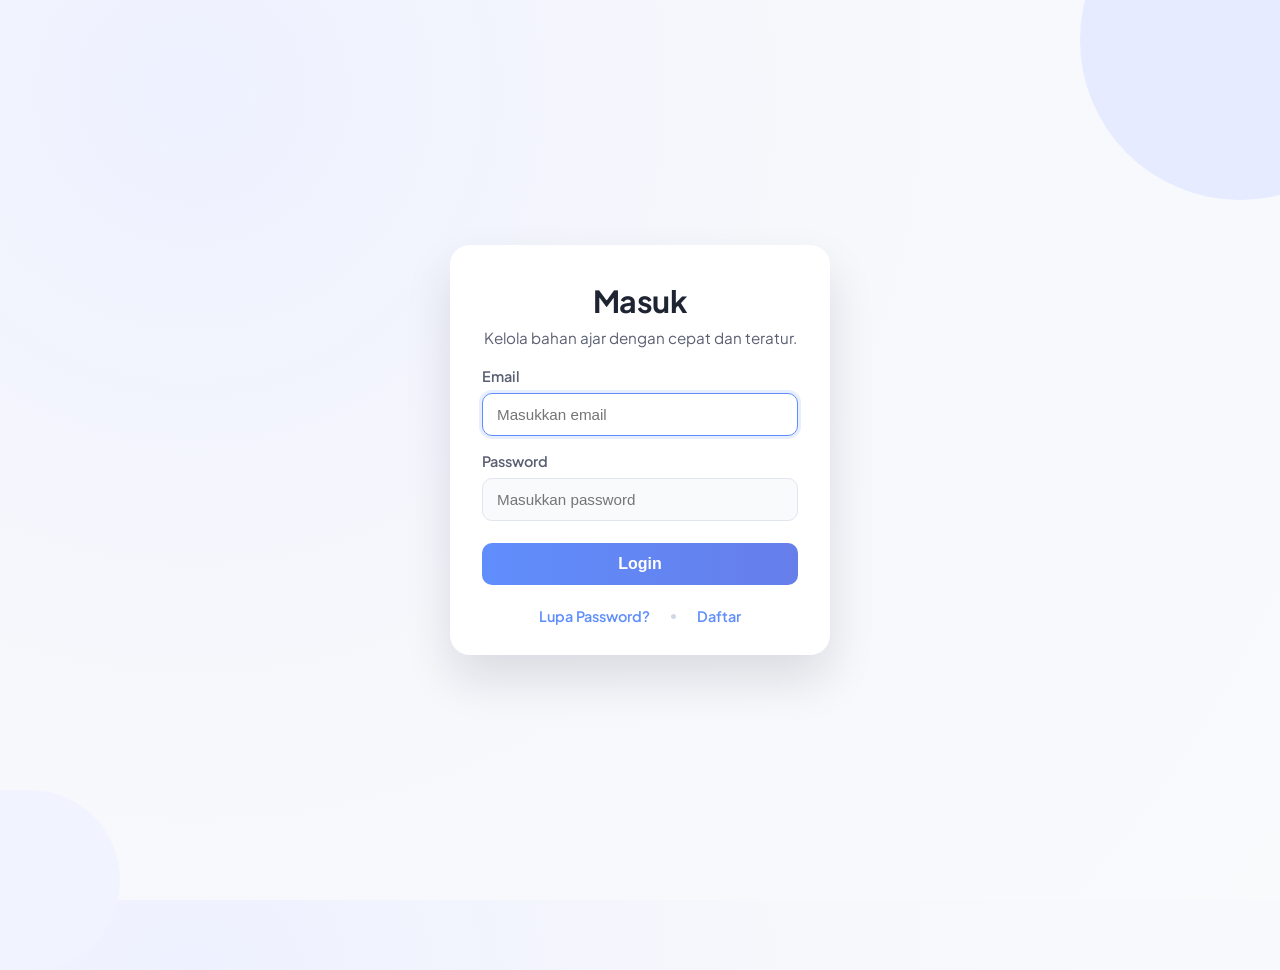
<file: index.html>
<!DOCTYPE html>
<html lang="id">

<head>
  <meta charset="UTF-8">
  <meta name="viewport" content="width=device-width, initial-scale=1.0">
  <title>Login - Sitta</title>
  <link rel="preconnect" href="https://fonts.googleapis.com">
  <link rel="preconnect" href="https://fonts.gstatic.com" crossorigin>
  <link href="https://fonts.googleapis.com/css2?family=Plus+Jakarta+Sans:wght@400;500;600;700&display=swap"
    rel="stylesheet">
  <link rel="stylesheet" href="css/index.css">
</head>

<body>

  <main class="page">
    <div class="login-container modern-shadow">
      <div class="login-header">
        <h2>Masuk</h2>
        <p class="login-subtitle">Kelola bahan ajar dengan cepat dan teratur.</p>
      </div>
      <form id="loginForm" autocomplete="off">
        <div class="form-group">
          <label for="email">Email</label>
          <input type="email" id="email" placeholder="Masukkan email" required autofocus>
        </div>
        <div class="form-group">
          <label for="password">Password</label>
          <input type="password" id="password" placeholder="Masukkan password" required>
        </div>
        <button type="submit" class="btn-login">Login</button>
      </form>
      <div class="links">
        <a href="#" id="lupaPassword">Lupa Password?</a>
        <span class="dot-separator"></span>
        <a href="#" id="daftar">Daftar</a>
      </div>
    </div>
  </main>


  <div id="alertModal" class="modal">
    <div class="modal-content">
      <h3 style="color:#e74c3c;font-weight:600;">Login Gagal</h3>
      <p id="alertMessage">Email/password yang anda masukkan salah</p>
      <button class="btn-close" onclick="closeModal()">OK</button>
    </div>
  </div>


  <div id="lupaModal" class="modal">
    <div class="modal-content">
      <h3 style="color:#667eea;font-weight:600;">Lupa Password</h3>
      <p>Masukkan email Anda untuk menerima link reset password.</p>
      <input type="email" id="resetEmail" placeholder="Email Anda" class="input-modal">
      <button class="btn-close" onclick="kirimReset()">Kirim Link Reset</button>
      <button class="btn-close" style="background:#95a5a6;margin-left:10px;" onclick="closeLupaModal()">Batal</button>
    </div>
  </div>


  <div id="daftarModal" class="modal">
    <div class="modal-content">
      <h3 style="color:#667eea;font-weight:600;">Daftar Akun Baru</h3>
      <p>Silakan daftar melalui halaman pendaftaran.</p>
      <button class="btn-close" onclick="closeDaftarModal()">Tutup</button>
    </div>
  </div>

  <script src="js/data.js"></script>
  <script src="js/index.js"></script>
</body>

</html>
</file>
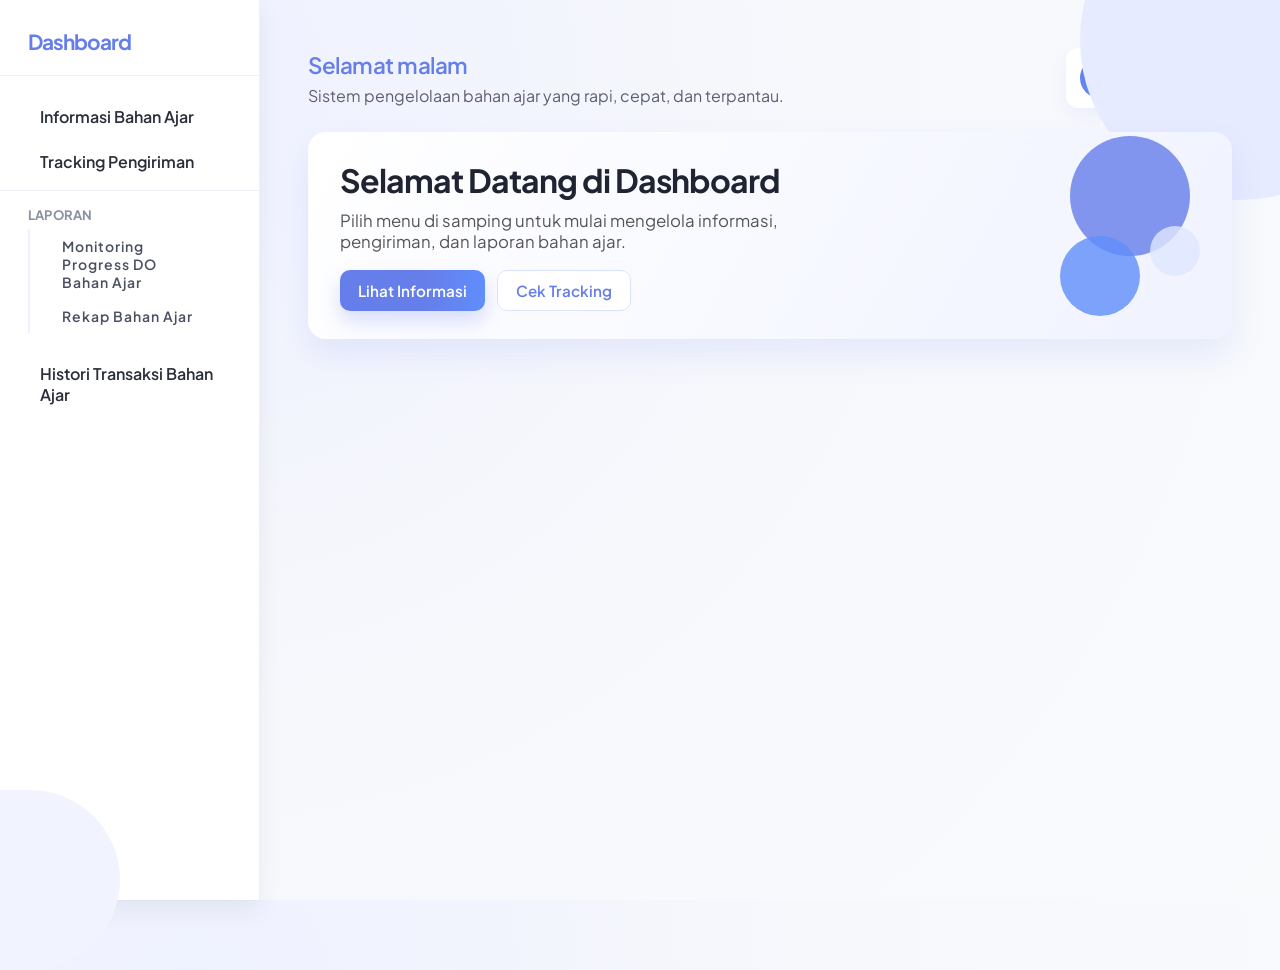
<file: vue-js/index.html>
<!DOCTYPE html>
<html lang="en">

<head>
  <meta charset="UTF-8">
  <meta name="viewport" content="width=device-width, initial-scale=1.0">
  <title>Dashboard - Bahan Ajar</title>
  <link rel="preconnect" href="https://fonts.googleapis.com">
  <link rel="preconnect" href="https://fonts.gstatic.com" crossorigin>
  <link href="https://fonts.googleapis.com/css2?family=Plus+Jakarta+Sans:wght@400;500;600;700&display=swap"
    rel="stylesheet">
  <link rel="stylesheet" href="css/dashboard.css">
  <link rel="stylesheet" href="css/index.css">
</head>


<body>
  <nav class="sidebar">
    <div class="sidebar-header">
      <a class="brand" href="index.html">Dashboard</a>
    </div>
    <ul class="nav-list">
      <li><a href="stok.html" class="nav-link">Informasi Bahan Ajar</a></li>
      <li><a href="tracking.html" class="nav-link">Tracking Pengiriman</a></li>
      <li class="nav-section">
        <span>LAPORAN</span>
        <ul class="sub-list">
          <li><a href="#" class="nav-link">Monitoring Progress DO Bahan Ajar</a></li>
          <li><a href="#" class="nav-link">Rekap Bahan Ajar</a></li>
        </ul>
      </li>
      <li><a href="#" class="nav-link">Histori Transaksi Bahan Ajar</a></li>
    </ul>
  </nav>
  <main class="main-content">
    <header class="topbar">
      <div>
        <div class="greeting" id="greeting"></div>
        <p class="subtitle">Sistem pengelolaan bahan ajar yang rapi, cepat, dan terpantau.</p>
      </div>
      <div class="profile-chip">
        <div class="avatar"></div>
        <div>
          <div class="name">Admin Sitta</div>
          <div class="role">Operator</div>
        </div>
      </div>
    </header>

    <section class="hero-card">
      <div>
        <h1>Selamat Datang di Dashboard</h1>
        <p>Pilih menu di samping untuk mulai mengelola informasi, pengiriman, dan laporan bahan ajar.</p>
        <div class="cta-row">
          <a href="stok.html" class="btn primary">Lihat Informasi</a>
          <a href="tracking.html" class="btn ghost">Cek Tracking</a>
        </div>
      </div>
      <div class="hero-graphic">
        <div class="circle one"></div>
        <div class="circle two"></div>
        <div class="circle three"></div>
      </div>
    </section>
  </main>

  <script src="js/index.js"></script>
</body>

</html>
</file>
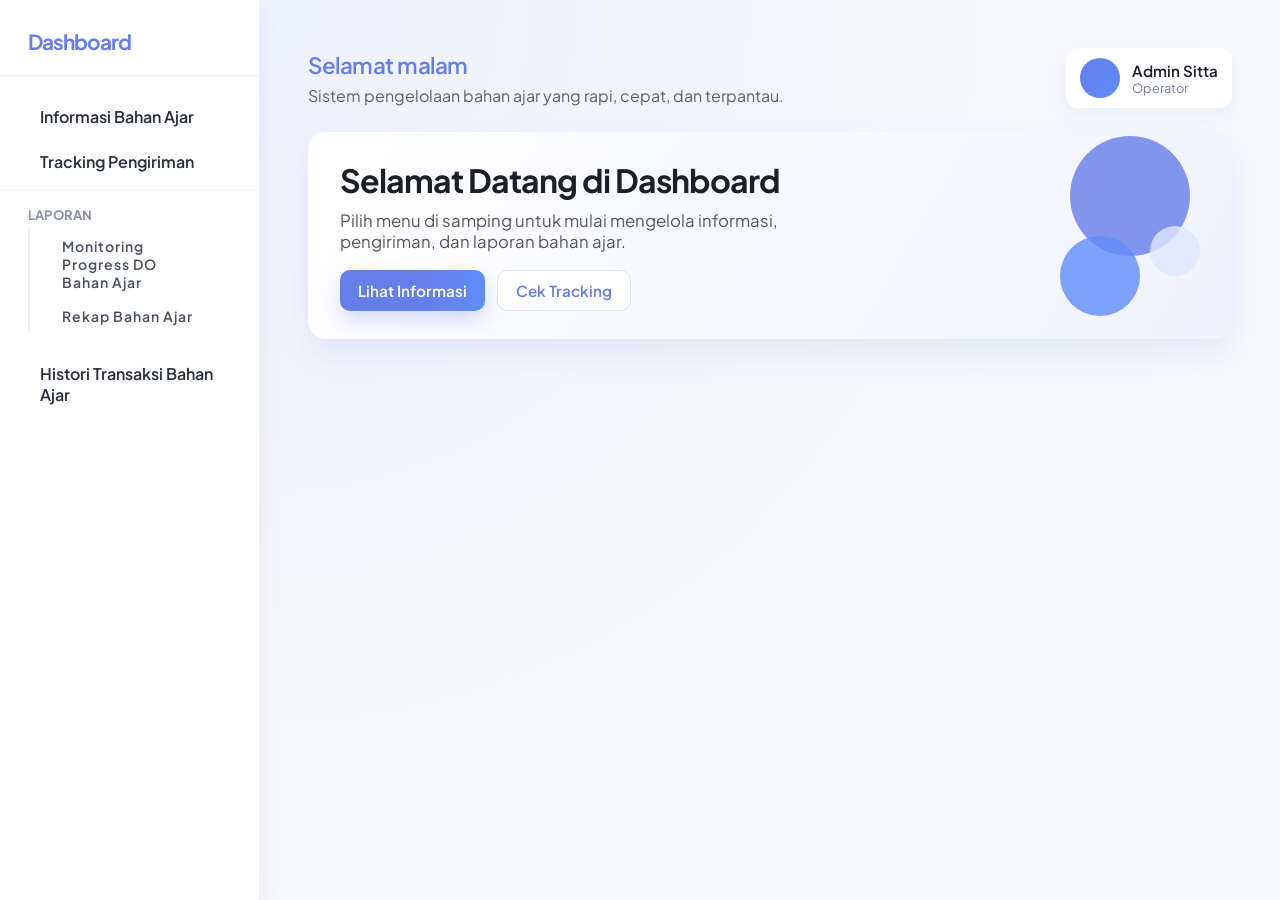
<file: dashboard.html>
<!DOCTYPE html>
<html lang="en">

<head>
  <meta charset="UTF-8">
  <meta name="viewport" content="width=device-width, initial-scale=1.0">
  <title>Dashboard - Bahan Ajar</title>
  <link rel="preconnect" href="https://fonts.googleapis.com">
  <link rel="preconnect" href="https://fonts.gstatic.com" crossorigin>
  <link href="https://fonts.googleapis.com/css2?family=Plus+Jakarta+Sans:wght@400;500;600;700&display=swap"
    rel="stylesheet">
  <link rel="stylesheet" href="css/dashboard.css">
</head>


<body>
  <nav class="sidebar">
    <div class="sidebar-header">
      <a class="brand" href="dashboard.html">Dashboard</a>
    </div>
    <ul class="nav-list">
      <li><a href="stok.html" class="nav-link">Informasi Bahan Ajar</a></li>
      <li><a href="tracking.html" class="nav-link">Tracking Pengiriman</a></li>
      <li class="nav-section">
        <span>LAPORAN</span>
        <ul class="sub-list">
          <li><a href="#" class="nav-link">Monitoring Progress DO Bahan Ajar</a></li>
          <li><a href="#" class="nav-link">Rekap Bahan Ajar</a></li>
        </ul>
      </li>
      <li><a href="#" class="nav-link">Histori Transaksi Bahan Ajar</a></li>
    </ul>
  </nav>
  <main class="main-content">
    <header class="topbar">
      <div>
        <div class="greeting" id="greeting"></div>
        <p class="subtitle">Sistem pengelolaan bahan ajar yang rapi, cepat, dan terpantau.</p>
      </div>
      <div class="profile-chip">
        <div class="avatar"></div>
        <div>
          <div class="name">Admin Sitta</div>
          <div class="role">Operator</div>
        </div>
      </div>
    </header>

    <section class="hero-card">
      <div>
        <h1>Selamat Datang di Dashboard</h1>
        <p>Pilih menu di samping untuk mulai mengelola informasi, pengiriman, dan laporan bahan ajar.</p>
        <div class="cta-row">
          <a href="#" class="btn primary">Lihat Informasi</a>
          <a href="tracking.html" class="btn ghost">Cek Tracking</a>
        </div>
      </div>
      <div class="hero-graphic">
        <div class="circle one"></div>
        <div class="circle two"></div>
        <div class="circle three"></div>
      </div>
    </section>
  </main>

  <script src="js/dashboard.js"></script>
</body>

</html>
</file>
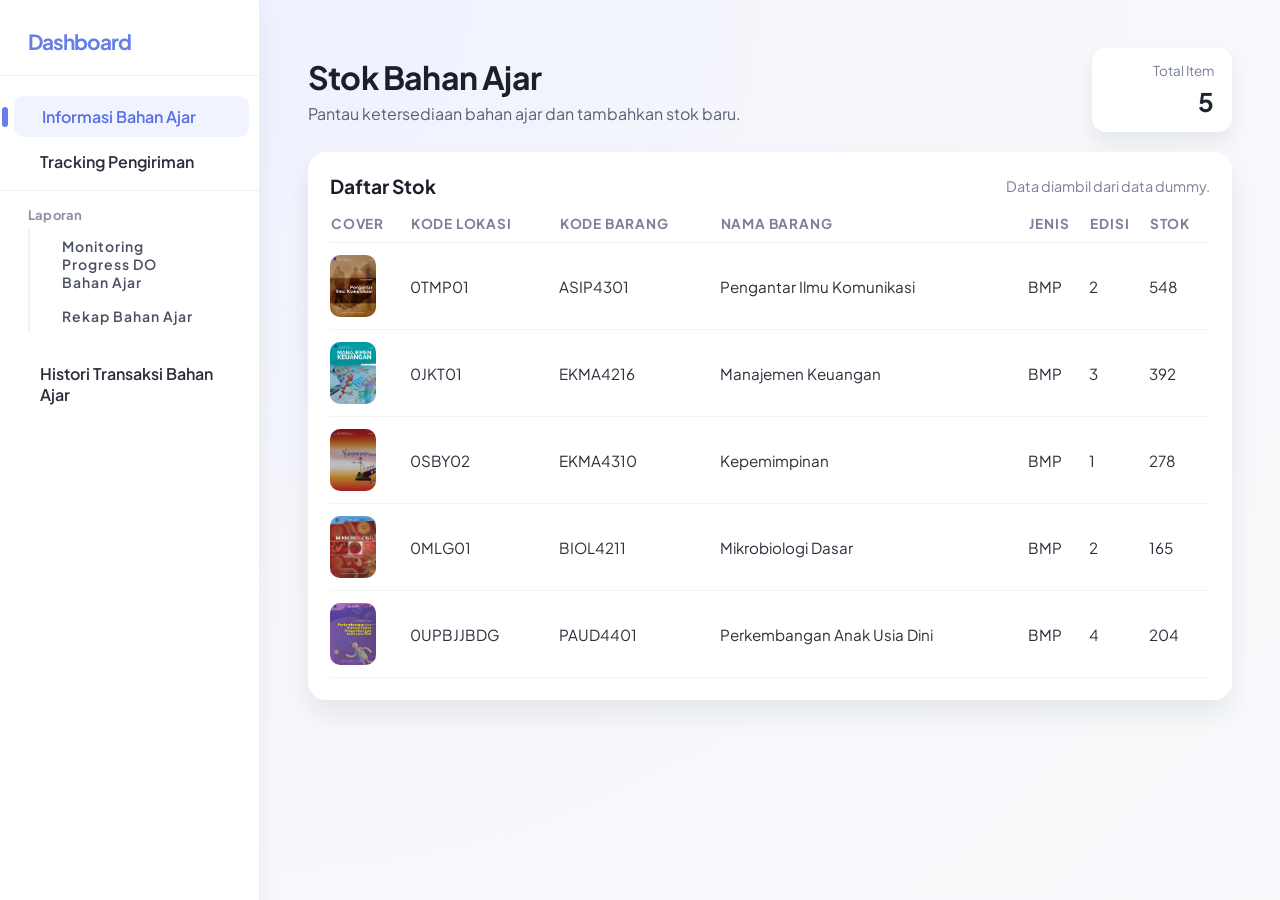
<file: stok.html>
<!DOCTYPE html>
<html lang="id">

<head>
  <meta charset="UTF-8">
  <meta name="viewport" content="width=device-width, initial-scale=1.0">
  <title>Stok Bahan Ajar - SITTA</title>
  <link rel="preconnect" href="https://fonts.googleapis.com">
  <link rel="preconnect" href="https://fonts.gstatic.com" crossorigin>
  <link href="https://fonts.googleapis.com/css2?family=Plus+Jakarta+Sans:wght@400;500;600;700&display=swap"
    rel="stylesheet">
  <link rel="stylesheet" href="css/dashboard.css">
  <link rel="stylesheet" href="css/stok.css">
</head>

<body>
  <nav class="sidebar">
    <div class="sidebar-header">
      <a class="brand" href="dashboard.html">Dashboard</a>
    </div>
    <ul class="nav-list">
      <li><a href="stok.html" class="nav-link active">Informasi Bahan Ajar</a></li>
      <li><a href="tracking.html" class="nav-link">Tracking Pengiriman</a></li>
      <li class="nav-section">
        <span class="nav-section-title">Laporan</span>
        <ul class="sub-list">
          <li><a href="#" class="nav-link">Monitoring Progress DO Bahan Ajar</a></li>
          <li><a href="#" class="nav-link">Rekap Bahan Ajar</a></li>
        </ul>
      </li>
      <li><a href="#" class="nav-link">Histori Transaksi Bahan Ajar</a></li>
    </ul>
  </nav>

  <main class="main-content stok-page">
    <header class="page-header">
      <div>
        <h1>Stok Bahan Ajar</h1>
        <p class="page-subtitle">Pantau ketersediaan bahan ajar dan tambahkan stok baru.</p>
      </div>
      <div class="total-card">
        <span>Total Item</span>
        <strong id="totalItem">0</strong>
      </div>
    </header>

    <section class="table-card">
      <div class="table-header">
        <h3>Daftar Stok</h3>
        <span class="table-note">Data diambil dari data dummy.</span>
      </div>
      <div class="table-wrap">
        <table>
          <thead>
            <tr>
              <th>Cover</th>
              <th>Kode Lokasi</th>
              <th>Kode Barang</th>
              <th>Nama Barang</th>
              <th>Jenis</th>
              <th>Edisi</th>
              <th>Stok</th>
            </tr>
          </thead>
          <tbody id="stokTable"></tbody>
        </table>
      </div>
    </section>
  </main>

  <script src="js/data.js"></script>
  <script src="js/stok.js"></script>
</body>

</html>
</file>
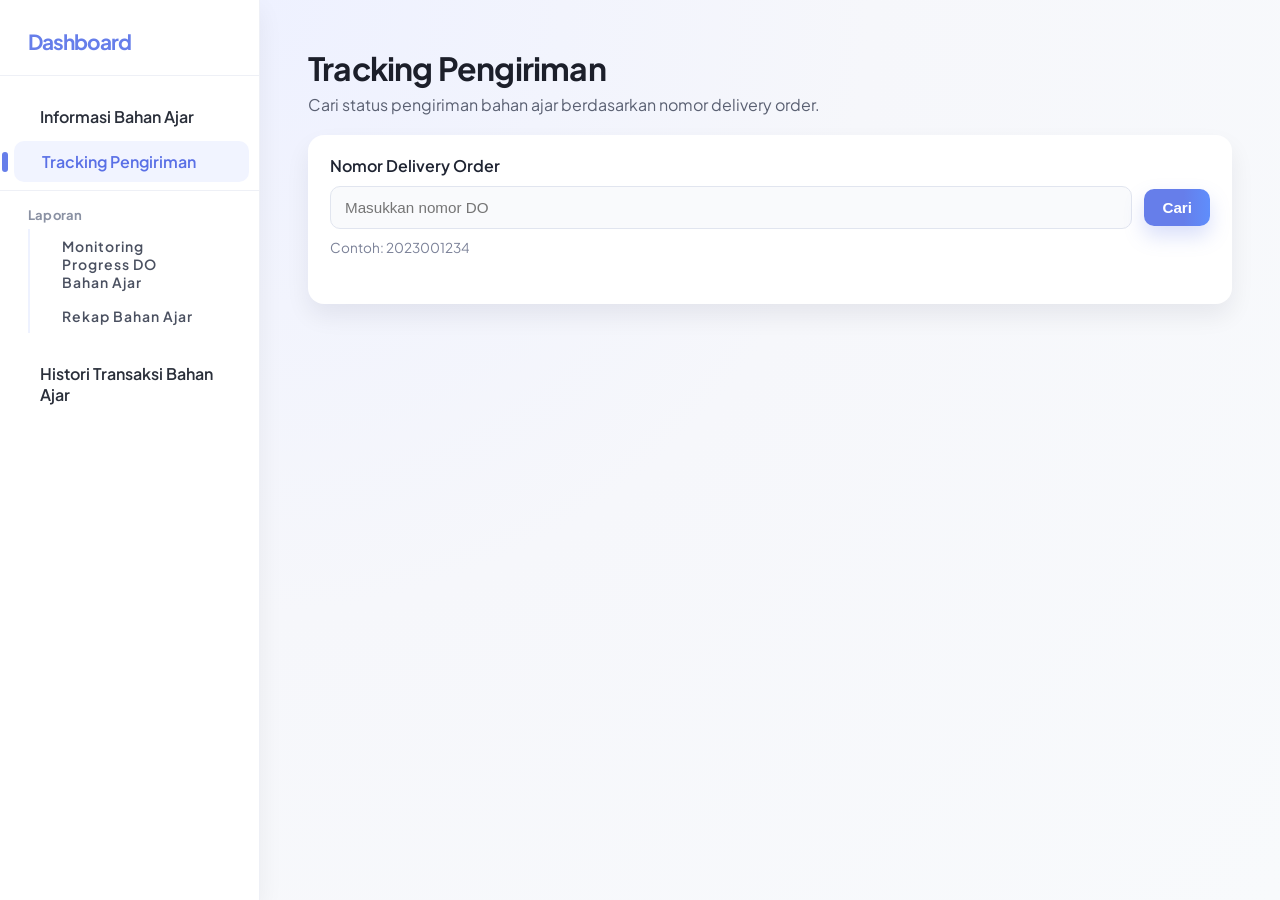
<file: tracking.html>
<!DOCTYPE html>
<html lang="id">

<head>
  <meta charset="UTF-8">
  <meta name="viewport" content="width=device-width, initial-scale=1.0">
  <title>Tracking Pengiriman - SITTA</title>
  <link rel="preconnect" href="https://fonts.googleapis.com">
  <link rel="preconnect" href="https://fonts.gstatic.com" crossorigin>
  <link href="https://fonts.googleapis.com/css2?family=Plus+Jakarta+Sans:wght@400;500;600;700&display=swap"
    rel="stylesheet">
  <link rel="stylesheet" href="css/dashboard.css">
  <link rel="stylesheet" href="css/tracking.css">
</head>

<body>
  <nav class="sidebar">
    <div class="sidebar-header">
      <a class="brand" href="dashboard.html">Dashboard</a>
    </div>
    <ul class="nav-list">
      <li><a href="stok.html" class="nav-link">Informasi Bahan Ajar</a></li>
      <li><a href="tracking.html" class="nav-link active">Tracking Pengiriman</a></li>
      <li class="nav-section">
        <span class="nav-section-title">Laporan</span>
        <ul class="sub-list">
          <li><a href="#" class="nav-link">Monitoring Progress DO Bahan Ajar</a></li>
          <li><a href="#" class="nav-link">Rekap Bahan Ajar</a></li>
        </ul>
      </li>
      <li><a href="#" class="nav-link">Histori Transaksi Bahan Ajar</a></li>
    </ul>
  </nav>

  <main class="main-content tracking-page">
    <header class="page-header">
      <div>
        <h1>Tracking Pengiriman</h1>
        <p class="page-subtitle">Cari status pengiriman bahan ajar berdasarkan nomor delivery order.</p>
      </div>
    </header>

    <form id="trackingForm" class="search-card">
      <label for="nomorDO">Nomor Delivery Order</label>
      <div class="search-row">
        <input type="text" id="nomorDO" placeholder="Masukkan nomor DO" required>
        <button type="submit" class="btn primary">Cari</button>
      </div>
      <p class="helper">Contoh: 2023001234</p>
      <p class="error" id="errorMessage"></p>
    </form>

    <section id="resultSection" class="result-section hidden">
      <div class="result-header">
        <div>
          <div class="result-title">Nama Mahasiswa</div>
          <div class="result-name" id="namaMahasiswa">-</div>
        </div>
        <span class="status-pill" id="statusText">-</span>
      </div>

      <div class="progress-wrap">
        <div class="progress-label">
          <span>Status Pengiriman</span>
          <span id="progressPercent">0%</span>
        </div>
        <div class="progress">
          <div class="progress-bar" id="progressBar"></div>
        </div>
      </div>

      <div class="detail-grid">
        <div class="detail-item">
          <span>Ekspedisi</span>
          <strong id="ekspedisi">-</strong>
        </div>
        <div class="detail-item">
          <span>Tanggal Kirim</span>
          <strong id="tanggalKirim">-</strong>
        </div>
        <div class="detail-item">
          <span>Jenis Paket</span>
          <strong id="jenisPaket">-</strong>
        </div>
        <div class="detail-item">
          <span>Total Pembayaran</span>
          <strong id="totalPembayaran">-</strong>
        </div>
      </div>

      <div class="timeline">
        <h3>Riwayat Pengiriman</h3>
        <ul id="timelineList"></ul>
      </div>
    </section>
  </main>

  <script src="js/data.js"></script>
  <script src="js/tracking.js"></script>
</body>

</html>
</file>
<file: css/index.css>
* {
  box-sizing: border-box;
  margin: 0;
  padding: 0;
}

body {
  font-family: "Plus Jakarta Sans", "Segoe UI", Arial, sans-serif;
  background: radial-gradient(
    circle at 15% 10%,
    #eef1ff 0%,
    #f7f8fc 45%,
    #f8fafc 100%
  );
  min-height: 100svh;
  color: #1f2432;
  position: relative;
  overflow: hidden;
}

.page {
  min-height: 100svh;
  height: 100svh;
  display: flex;
  align-items: center;
  justify-content: center;
  padding: 24px;
}

body::before {
  content: "";
  position: absolute;
  width: 320px;
  height: 320px;
  background: #e7ebff;
  border-radius: 50%;
  top: -120px;
  right: -120px;
  z-index: 0;
}

body::after {
  content: "";
  position: absolute;
  width: 180px;
  height: 180px;
  background: #f1f4ff;
  border-radius: 40% 60% 60% 40%;
  bottom: -70px;
  left: -60px;
  z-index: 0;
}

.login-container {
  background: #ffffff;
  padding: 36px 32px 28px 32px;
  border-radius: 20px;
  width: 100%;
  max-width: 380px;
  margin: 0 auto;
  box-shadow: 0 24px 48px rgba(15, 20, 40, 0.12);
  position: relative;
  z-index: 1;
}

.modern-shadow {
  box-shadow: 0 24px 48px rgba(15, 20, 40, 0.12);
}

.login-header {
  text-align: center;
  margin-bottom: 20px;
}

h2 {
  font-size: 1.9rem;
  font-weight: 700;
  color: #1f2432;
  letter-spacing: -0.6px;
  margin-bottom: 8px;
}

.login-subtitle {
  color: #5a6072;
  font-size: 0.95rem;
}

.form-group {
  margin-bottom: 16px;
  display: flex;
  flex-direction: column;
  gap: 8px;
}

.form-group label {
  font-size: 0.9rem;
  color: #5a6072;
  font-weight: 600;
}

.form-group input {
  width: 100%;
  padding: 12px 14px;
  border: 1px solid #e1e5ef;
  border-radius: 10px;
  font-size: 0.95rem;
  background: #f9fafc;
  color: #1f2432;
  transition:
    border 0.2s,
    box-shadow 0.2s,
    background 0.2s;
}

.form-group input:focus {
  outline: none;
  border-color: #5f8efc;
  background: #ffffff;
  box-shadow: 0 0 0 3px rgba(95, 142, 252, 0.15);
}

.btn-login {
  width: 100%;
  padding: 12px 0;
  background: linear-gradient(90deg, #5f8efc 0%, #667eea 100%);
  color: #fff;
  border: none;
  border-radius: 10px;
  font-size: 1rem;
  font-weight: 600;
  cursor: pointer;
  margin-top: 6px;
  transition:
    transform 0.2s,
    box-shadow 0.2s;
}

.btn-login:hover {
  transform: translateY(-1px);
  box-shadow: 0 10px 20px rgba(95, 142, 252, 0.22);
}

.links {
  text-align: center;
  margin-top: 20px;
  font-size: 0.9rem;
  color: #667eea;
  display: flex;
  align-items: center;
  justify-content: center;
  gap: 0.5rem;
}

.links a {
  color: #5f8efc;
  text-decoration: none;
  font-weight: 600;
  padding: 2px 6px;
  border-radius: 6px;
  transition:
    background 0.2s,
    color 0.2s;
}

.links a:hover {
  background: #eef2ff;
  color: #4b65e4;
}

.dot-separator {
  display: inline-block;
  width: 5px;
  height: 5px;
  background: #cfd8e3;
  border-radius: 50%;
  margin: 0 7px;
}

.modal {
  display: none;
  position: fixed;
  z-index: 1000;
  left: 0;
  top: 0;
  width: 100vw;
  height: 100vh;
  background: rgba(28, 32, 50, 0.25);
  align-items: center;
  justify-content: center;
  padding: 16px;
}

.modal-content {
  background: #ffffff;
  padding: 26px 22px 22px 22px;
  border-radius: 16px;
  width: 100%;
  max-width: 340px;
  text-align: center;
  box-shadow: 0 20px 40px rgba(15, 20, 40, 0.15);
}

.modal-content h3 {
  margin-bottom: 12px;
  font-size: 1.15rem;
  font-weight: 700;
}

.modal-content p {
  margin-bottom: 18px;
  color: #5a6072;
  font-size: 0.95rem;
}

.btn-close {
  padding: 10px 20px;
  background: #5f8efc;
  color: #fff;
  border: none;
  border-radius: 10px;
  font-size: 0.95rem;
  font-weight: 600;
  margin-top: 8px;
  cursor: pointer;
  transition: background 0.2s;
}

.btn-close:hover {
  background: #4f7df0;
}

.input-modal {
  width: 100%;
  padding: 12px 14px;
  border: 1px solid #e1e5ef;
  border-radius: 10px;
  font-size: 0.95rem;
  background: #f9fafc;
  color: #1f2432;
  margin-bottom: 12px;
  margin-top: 10px;
  transition:
    border 0.2s,
    box-shadow 0.2s;
}

.input-modal:focus {
  outline: none;
  border-color: #5f8efc;
  background: #ffffff;
  box-shadow: 0 0 0 3px rgba(95, 142, 252, 0.15);
}

@media (max-width: 560px) {
  .page {
    padding: 20px;
  }
  .login-container {
    padding: 30px 24px 24px 24px;
  }
  h2 {
    font-size: 1.6rem;
  }
}
</file>
<file: vue-js/css/dashboard.css>
* {
  box-sizing: border-box;
}

body {
  font-family: "Plus Jakarta Sans", "Inter", "Segoe UI", Arial, sans-serif;
  background: radial-gradient(
    circle at 20% 0%,
    #eef1ff 0%,
    #f6f7fb 45%,
    #f8fafc 100%
  );
  margin: 0;
  min-height: 100vh;
  display: flex;
  color: #1c1f2a;
}

.sidebar {
  width: 260px;
  background: #ffffff;
  box-shadow:
    0 10px 24px rgba(15, 20, 40, 0.06),
    0 1px 0 rgba(15, 20, 40, 0.02);
  padding: 28px 0 24px 0;
  display: flex;
  flex-direction: column;
  min-height: 100vh;
  position: sticky;
  top: 0;
  border-right: 1px solid #eef0f6;
}

.sidebar-header {
  display: flex;
  align-items: center;
  gap: 12px;
  padding: 0 28px 20px 28px;
  border-bottom: 1px solid #eef0f6;
  margin-bottom: 16px;
}

.brand {
  font-size: 1.3rem;
  font-weight: 700;
  color: #667eea;
  letter-spacing: -1px;
  text-decoration: none;
}

.nav-list {
  list-style: none;
  padding: 4px 0 0 0;
  margin: 0;
  flex: 1;
}

.nav-list > li {
  margin-bottom: 4px;
}

.nav-link {
  display: block;
  padding: 10px 22px 10px 28px;
  color: #2a2f3a;
  text-decoration: none;
  border-radius: 10px;
  font-weight: 600;
  position: relative;
  margin: 0 12px;
  transition:
    background 0.18s,
    color 0.18s,
    transform 0.18s;
}

.nav-link.active,
.nav-link:hover {
  background: #f1f4ff;
  color: #5a70e6;
  transform: translateX(2px);
}

.nav-link::before {
  content: "";
  position: absolute;
  left: -12px;
  top: 50%;
  transform: translateY(-50%);
  width: 6px;
  height: 0;
  border-radius: 999px;
  background: #667eea;
  opacity: 0;
  transition:
    height 0.18s,
    opacity 0.18s;
}

.nav-link.active::before {
  height: 20px;
  opacity: 1;
}

.nav-section {
  font-size: 13px;
  color: #8a91a3;
  font-weight: 700;
  padding: 16px 28px 8px 28px;
  letter-spacing: 1px;
  margin-top: 8px;
  border-top: 1px solid #eef0f6;
}

.nav-section-title,
.nav-section > span {
  display: block;
  letter-spacing: 0.2px;
}

.sub-list {
  list-style: none;
  padding-left: 14px;
  margin: 6px 0 8px 0;
  border-left: 2px solid #eef2ff;
}

.sub-list .nav-link {
  padding: 8px 14px 8px 18px;
  font-size: 14px;
  color: #4a5060;
  border-radius: 10px;
  margin: 0 12px 0 0;
}

.sub-list .nav-link:hover {
  background: #eef2ff;
  color: #5a70e6;
}

.main-content {
  flex: 1;
  padding: 48px 48px 40px 48px;
  display: flex;
  flex-direction: column;
  justify-content: flex-start;
  align-items: flex-start;
  gap: 24px;
}

.greeting {
  font-size: 1.4rem;
  font-weight: 600;
  color: #667eea;
  margin-bottom: 6px;
  letter-spacing: -0.5px;
}

.subtitle {
  margin: 0;
  color: #5a6072;
  font-size: 1rem;
}

.topbar {
  width: 100%;
  display: flex;
  align-items: center;
  justify-content: space-between;
}

.profile-chip {
  display: flex;
  align-items: center;
  gap: 12px;
  background: #ffffff;
  padding: 10px 14px;
  border-radius: 12px;
  box-shadow: 0 8px 18px rgba(102, 126, 234, 0.08);
}

.avatar {
  width: 40px;
  height: 40px;
  border-radius: 50%;
  background: linear-gradient(135deg, #667eea 0%, #5f8efc 100%);
}

.name {
  font-weight: 600;
  font-size: 0.95rem;
}

.role {
  font-size: 0.8rem;
  color: #7a8097;
}

.hero-card {
  width: 100%;
  background: linear-gradient(120deg, #ffffff 0%, #f0f3ff 100%);
  border-radius: 18px;
  padding: 28px 32px;
  display: flex;
  align-items: center;
  justify-content: space-between;
  box-shadow: 0 16px 32px rgba(102, 126, 234, 0.12);
  position: relative;
  overflow: hidden;
}

.hero-card h1 {
  font-size: 2rem;
  font-weight: 700;
  margin: 0 0 10px 0;
  letter-spacing: -1px;
}

.hero-card p {
  color: #555;
  font-size: 1.05rem;
  margin: 0 0 18px 0;
  max-width: 520px;
}

.cta-row {
  display: flex;
  gap: 12px;
}

.btn {
  display: inline-flex;
  align-items: center;
  justify-content: center;
  padding: 10px 18px;
  border-radius: 10px;
  font-weight: 600;
  text-decoration: none;
  font-size: 0.95rem;
  transition:
    transform 0.2s,
    box-shadow 0.2s;
}

.btn.primary {
  background: linear-gradient(90deg, #667eea 60%, #5f8efc 100%);
  color: #fff;
  box-shadow: 0 10px 20px rgba(102, 126, 234, 0.25);
  cursor: pointer;
  border: none;
}

.btn.ghost {
  background: #ffffff;
  color: #667eea;
  border: 1px solid #dbe2ff;
}

.btn:hover {
  transform: translateY(-2px);
}

.hero-graphic {
  width: 200px;
  height: 140px;
  position: relative;
}

.circle {
  position: absolute;
  border-radius: 50%;
  opacity: 0.8;
}

.circle.one {
  width: 120px;
  height: 120px;
  background: #667eea;
  top: -30px;
  right: 10px;
}

.circle.two {
  width: 80px;
  height: 80px;
  background: #5f8efc;
  bottom: -10px;
  right: 60px;
}

.circle.three {
  width: 50px;
  height: 50px;
  background: #e0e7ff;
  bottom: 30px;
  right: 0;
}

.progress {
  height: 8px;
  background: #edf0f6;
  border-radius: 999px;
  overflow: hidden;
}

.progress-bar {
  height: 100%;
  background: linear-gradient(90deg, #667eea, #5f8efc);
  border-radius: 999px;
}

@media (max-width: 820px) {
  body {
    flex-direction: column;
  }
  .sidebar {
    width: 100%;
    min-height: auto;
    position: relative;
    border-radius: 0 0 18px 18px;
  }
  .main-content {
    padding: 32px 20px 40px 20px;
  }
  .topbar {
    flex-direction: column;
    align-items: flex-start;
    gap: 14px;
  }
  .hero-card {
    flex-direction: column;
    align-items: flex-start;
    gap: 16px;
  }
  .hero-graphic {
    align-self: flex-end;
  }
}

@media (prefers-reduced-motion: reduce) {
  * {
    animation-duration: 0.01ms !important;
    animation-iteration-count: 1 !important;
    transition-duration: 0.01ms !important;
  }
}
</file>
<file: vue-js/css/index.css>
* {
  box-sizing: border-box;
  margin: 0;
  padding: 0;
}

body {
  font-family: "Plus Jakarta Sans", "Segoe UI", Arial, sans-serif;
  background: radial-gradient(
    circle at 15% 10%,
    #eef1ff 0%,
    #f7f8fc 45%,
    #f8fafc 100%
  );
  min-height: 100svh;
  color: #1f2432;
  position: relative;
  overflow: hidden;
}

.page {
  min-height: 100svh;
  height: 100svh;
  display: flex;
  align-items: center;
  justify-content: center;
  padding: 24px;
}

body::before {
  content: "";
  position: absolute;
  width: 320px;
  height: 320px;
  background: #e7ebff;
  border-radius: 50%;
  top: -120px;
  right: -120px;
  z-index: 0;
}

body::after {
  content: "";
  position: absolute;
  width: 180px;
  height: 180px;
  background: #f1f4ff;
  border-radius: 40% 60% 60% 40%;
  bottom: -70px;
  left: -60px;
  z-index: 0;
}

.login-container {
  background: #ffffff;
  padding: 36px 32px 28px 32px;
  border-radius: 20px;
  width: 100%;
  max-width: 380px;
  margin: 0 auto;
  box-shadow: 0 24px 48px rgba(15, 20, 40, 0.12);
  position: relative;
  z-index: 1;
}

.modern-shadow {
  box-shadow: 0 24px 48px rgba(15, 20, 40, 0.12);
}

.login-header {
  text-align: center;
  margin-bottom: 20px;
}

h2 {
  font-size: 1.9rem;
  font-weight: 700;
  color: #1f2432;
  letter-spacing: -0.6px;
  margin-bottom: 8px;
}

.login-subtitle {
  color: #5a6072;
  font-size: 0.95rem;
}

.form-group {
  margin-bottom: 16px;
  display: flex;
  flex-direction: column;
  gap: 8px;
}

.form-group label {
  font-size: 0.9rem;
  color: #5a6072;
  font-weight: 600;
}

.form-group input {
  width: 100%;
  padding: 12px 14px;
  border: 1px solid #e1e5ef;
  border-radius: 10px;
  font-size: 0.95rem;
  background: #f9fafc;
  color: #1f2432;
  transition:
    border 0.2s,
    box-shadow 0.2s,
    background 0.2s;
}

.form-group input:focus {
  outline: none;
  border-color: #5f8efc;
  background: #ffffff;
  box-shadow: 0 0 0 3px rgba(95, 142, 252, 0.15);
}

.btn-login {
  width: 100%;
  padding: 12px 0;
  background: linear-gradient(90deg, #5f8efc 0%, #667eea 100%);
  color: #fff;
  border: none;
  border-radius: 10px;
  font-size: 1rem;
  font-weight: 600;
  cursor: pointer;
  margin-top: 6px;
  transition:
    transform 0.2s,
    box-shadow 0.2s;
}

.btn-login:hover {
  transform: translateY(-1px);
  box-shadow: 0 10px 20px rgba(95, 142, 252, 0.22);
}

.links {
  text-align: center;
  margin-top: 20px;
  font-size: 0.9rem;
  color: #667eea;
  display: flex;
  align-items: center;
  justify-content: center;
  gap: 0.5rem;
}

.links a {
  color: #5f8efc;
  text-decoration: none;
  font-weight: 600;
  padding: 2px 6px;
  border-radius: 6px;
  transition:
    background 0.2s,
    color 0.2s;
}

.links a:hover {
  background: #eef2ff;
  color: #4b65e4;
}

.dot-separator {
  display: inline-block;
  width: 5px;
  height: 5px;
  background: #cfd8e3;
  border-radius: 50%;
  margin: 0 7px;
}

.modal {
  display: none;
  position: fixed;
  z-index: 1000;
  left: 0;
  top: 0;
  width: 100vw;
  height: 100vh;
  background: rgba(28, 32, 50, 0.25);
  align-items: center;
  justify-content: center;
  padding: 16px;
}

.modal-content {
  background: #ffffff;
  padding: 26px 22px 22px 22px;
  border-radius: 16px;
  width: 100%;
  max-width: 340px;
  text-align: center;
  box-shadow: 0 20px 40px rgba(15, 20, 40, 0.15);
}

.modal-content h3 {
  margin-bottom: 12px;
  font-size: 1.15rem;
  font-weight: 700;
}

.modal-content p {
  margin-bottom: 18px;
  color: #5a6072;
  font-size: 0.95rem;
}

.btn-close {
  padding: 10px 20px;
  background: #5f8efc;
  color: #fff;
  border: none;
  border-radius: 10px;
  font-size: 0.95rem;
  font-weight: 600;
  margin-top: 8px;
  cursor: pointer;
  transition: background 0.2s;
}

.btn-close:hover {
  background: #4f7df0;
}

.input-modal {
  width: 100%;
  padding: 12px 14px;
  border: 1px solid #e1e5ef;
  border-radius: 10px;
  font-size: 0.95rem;
  background: #f9fafc;
  color: #1f2432;
  margin-bottom: 12px;
  margin-top: 10px;
  transition:
    border 0.2s,
    box-shadow 0.2s;
}

.input-modal:focus {
  outline: none;
  border-color: #5f8efc;
  background: #ffffff;
  box-shadow: 0 0 0 3px rgba(95, 142, 252, 0.15);
}

@media (max-width: 560px) {
  .page {
    padding: 20px;
  }
  .login-container {
    padding: 30px 24px 24px 24px;
  }
  h2 {
    font-size: 1.6rem;
  }
}
</file>
<file: css/dashboard.css>
* {
  box-sizing: border-box;
}

body {
  font-family: "Plus Jakarta Sans", "Inter", "Segoe UI", Arial, sans-serif;
  background: radial-gradient(
    circle at 20% 0%,
    #eef1ff 0%,
    #f6f7fb 45%,
    #f8fafc 100%
  );
  margin: 0;
  min-height: 100vh;
  display: flex;
  color: #1c1f2a;
}

.sidebar {
  width: 260px;
  background: #ffffff;
  box-shadow:
    0 10px 24px rgba(15, 20, 40, 0.06),
    0 1px 0 rgba(15, 20, 40, 0.02);
  padding: 28px 0 24px 0;
  display: flex;
  flex-direction: column;
  min-height: 100vh;
  position: sticky;
  top: 0;
  border-right: 1px solid #eef0f6;
}

.sidebar-header {
  display: flex;
  align-items: center;
  gap: 12px;
  padding: 0 28px 20px 28px;
  border-bottom: 1px solid #eef0f6;
  margin-bottom: 16px;
}

.brand {
  font-size: 1.3rem;
  font-weight: 700;
  color: #667eea;
  letter-spacing: -1px;
  text-decoration: none;
}

.nav-list {
  list-style: none;
  padding: 4px 0 0 0;
  margin: 0;
  flex: 1;
}

.nav-list > li {
  margin-bottom: 4px;
}

.nav-link {
  display: block;
  padding: 10px 22px 10px 28px;
  color: #2a2f3a;
  text-decoration: none;
  border-radius: 10px;
  font-weight: 600;
  position: relative;
  margin: 0 12px;
  transition:
    background 0.18s,
    color 0.18s,
    transform 0.18s;
}

.nav-link.active,
.nav-link:hover {
  background: #f1f4ff;
  color: #5a70e6;
  transform: translateX(2px);
}

.nav-link::before {
  content: "";
  position: absolute;
  left: -12px;
  top: 50%;
  transform: translateY(-50%);
  width: 6px;
  height: 0;
  border-radius: 999px;
  background: #667eea;
  opacity: 0;
  transition:
    height 0.18s,
    opacity 0.18s;
}

.nav-link.active::before {
  height: 20px;
  opacity: 1;
}

.nav-section {
  font-size: 13px;
  color: #8a91a3;
  font-weight: 700;
  padding: 16px 28px 8px 28px;
  letter-spacing: 1px;
  margin-top: 8px;
  border-top: 1px solid #eef0f6;
}

.nav-section-title,
.nav-section > span {
  display: block;
  letter-spacing: 0.2px;
}

.sub-list {
  list-style: none;
  padding-left: 14px;
  margin: 6px 0 8px 0;
  border-left: 2px solid #eef2ff;
}

.sub-list .nav-link {
  padding: 8px 14px 8px 18px;
  font-size: 14px;
  color: #4a5060;
  border-radius: 10px;
  margin: 0 12px 0 0;
}

.sub-list .nav-link:hover {
  background: #eef2ff;
  color: #5a70e6;
}

.main-content {
  flex: 1;
  padding: 48px 48px 40px 48px;
  display: flex;
  flex-direction: column;
  justify-content: flex-start;
  align-items: flex-start;
  gap: 24px;
}

.greeting {
  font-size: 1.4rem;
  font-weight: 600;
  color: #667eea;
  margin-bottom: 6px;
  letter-spacing: -0.5px;
}

.subtitle {
  margin: 0;
  color: #5a6072;
  font-size: 1rem;
}

.topbar {
  width: 100%;
  display: flex;
  align-items: center;
  justify-content: space-between;
}

.profile-chip {
  display: flex;
  align-items: center;
  gap: 12px;
  background: #ffffff;
  padding: 10px 14px;
  border-radius: 12px;
  box-shadow: 0 8px 18px rgba(102, 126, 234, 0.08);
}

.avatar {
  width: 40px;
  height: 40px;
  border-radius: 50%;
  background: linear-gradient(135deg, #667eea 0%, #5f8efc 100%);
}

.name {
  font-weight: 600;
  font-size: 0.95rem;
}

.role {
  font-size: 0.8rem;
  color: #7a8097;
}

.hero-card {
  width: 100%;
  background: linear-gradient(120deg, #ffffff 0%, #f0f3ff 100%);
  border-radius: 18px;
  padding: 28px 32px;
  display: flex;
  align-items: center;
  justify-content: space-between;
  box-shadow: 0 16px 32px rgba(102, 126, 234, 0.12);
  position: relative;
  overflow: hidden;
}

.hero-card h1 {
  font-size: 2rem;
  font-weight: 700;
  margin: 0 0 10px 0;
  letter-spacing: -1px;
}

.hero-card p {
  color: #555;
  font-size: 1.05rem;
  margin: 0 0 18px 0;
  max-width: 520px;
}

.cta-row {
  display: flex;
  gap: 12px;
}

.btn {
  display: inline-flex;
  align-items: center;
  justify-content: center;
  padding: 10px 18px;
  border-radius: 10px;
  font-weight: 600;
  text-decoration: none;
  font-size: 0.95rem;
  transition:
    transform 0.2s,
    box-shadow 0.2s;
}

.btn.primary {
  background: linear-gradient(90deg, #667eea 60%, #5f8efc 100%);
  color: #fff;
  box-shadow: 0 10px 20px rgba(102, 126, 234, 0.25);
  cursor: pointer;
  border: none;
}

.btn.ghost {
  background: #ffffff;
  color: #667eea;
  border: 1px solid #dbe2ff;
}

.btn:hover {
  transform: translateY(-2px);
}

.hero-graphic {
  width: 200px;
  height: 140px;
  position: relative;
}

.circle {
  position: absolute;
  border-radius: 50%;
  opacity: 0.8;
}

.circle.one {
  width: 120px;
  height: 120px;
  background: #667eea;
  top: -30px;
  right: 10px;
}

.circle.two {
  width: 80px;
  height: 80px;
  background: #5f8efc;
  bottom: -10px;
  right: 60px;
}

.circle.three {
  width: 50px;
  height: 50px;
  background: #e0e7ff;
  bottom: 30px;
  right: 0;
}

.progress {
  height: 8px;
  background: #edf0f6;
  border-radius: 999px;
  overflow: hidden;
}

.progress-bar {
  height: 100%;
  background: linear-gradient(90deg, #667eea, #5f8efc);
  border-radius: 999px;
}

@media (max-width: 820px) {
  body {
    flex-direction: column;
  }
  .sidebar {
    width: 100%;
    min-height: auto;
    position: relative;
    border-radius: 0 0 18px 18px;
  }
  .main-content {
    padding: 32px 20px 40px 20px;
  }
  .topbar {
    flex-direction: column;
    align-items: flex-start;
    gap: 14px;
  }
  .hero-card {
    flex-direction: column;
    align-items: flex-start;
    gap: 16px;
  }
  .hero-graphic {
    align-self: flex-end;
  }
}

@media (prefers-reduced-motion: reduce) {
  * {
    animation-duration: 0.01ms !important;
    animation-iteration-count: 1 !important;
    transition-duration: 0.01ms !important;
  }
}
</file>
<file: css/stok.css>
* {
  box-sizing: border-box;
}

.stok-page {
  gap: 20px;
}

.page-header {
  width: 100%;
  display: flex;
  align-items: center;
  justify-content: space-between;
  gap: 16px;
}

.page-header h1 {
  margin: 0 0 6px 0;
  font-size: 2rem;
  letter-spacing: -0.8px;
}

.page-subtitle {
  margin: 0;
  color: #5a6072;
  font-size: 1rem;
}

.total-card {
  background: #ffffff;
  padding: 14px 18px;
  border-radius: 14px;
  box-shadow: 0 10px 20px rgba(15, 20, 40, 0.08);
  display: flex;
  flex-direction: column;
  gap: 6px;
  min-width: 140px;
  text-align: right;
}

.total-card span {
  font-size: 0.85rem;
  color: #7a8097;
}

.total-card strong {
  font-size: 1.6rem;
  color: #1f2432;
}

.table-card {
  width: 100%;
  background: #ffffff;
  border-radius: 18px;
  padding: 22px;
  box-shadow: 0 14px 28px rgba(15, 20, 40, 0.08);
  display: flex;
  flex-direction: column;
  gap: 16px;
}

.table-header {
  display: flex;
  align-items: center;
  justify-content: space-between;
  gap: 12px;
}

.table-header h3 {
  margin: 0;
  font-size: 1.2rem;
}

.table-note {
  color: #7a8097;
  font-size: 0.9rem;
}

.table-wrap {
  overflow-x: auto;
}

table {
  width: 100%;
  border-collapse: collapse;
  min-width: 720px;
}

thead th {
  text-align: left;
  font-size: 0.85rem;
  text-transform: uppercase;
  letter-spacing: 0.8px;
  color: #7a8097;
  padding-bottom: 10px;
  border-bottom: 1px solid #eef0f6;
}

tbody td {
  padding: 12px 0;
  border-bottom: 1px solid #f2f3f7;
  color: #2a2f3a;
  font-size: 0.95rem;
}

.cover {
  width: 46px;
  height: 62px;
  border-radius: 10px;
  background: #f3f5fb;
  overflow: hidden;
  display: flex;
  align-items: center;
  justify-content: center;
}

.cover img {
  width: 100%;
  height: 100%;
  object-fit: cover;
}

@media (max-width: 700px) {
  .page-header {
    flex-direction: column;
    align-items: flex-start;
  }
}
</file>
<file: css/tracking.css>
.tracking-page {
  gap: 20px;
}

.page-header h1 {
  margin: 0 0 6px 0;
  font-size: 2rem;
  letter-spacing: -0.8px;
}

.page-subtitle {
  margin: 0;
  color: #5a6072;
  font-size: 1rem;
}

.search-card {
  width: 100%;
  background: #ffffff;
  border-radius: 16px;
  padding: 20px 22px;
  box-shadow: 0 12px 24px rgba(15, 20, 40, 0.07);
  display: flex;
  flex-direction: column;
  gap: 10px;
}

.search-card label {
  font-weight: 600;
  color: #1f2432;
}

.search-row {
  display: flex;
  gap: 12px;
  align-items: center;
}

.search-row input {
  flex: 1;
  padding: 12px 14px;
  border: 1px solid #e1e5ef;
  border-radius: 10px;
  background: #f9fafc;
  font-size: 0.95rem;
  color: #1f2432;
}

.search-row input:focus {
  outline: none;
  border-color: #5f8efc;
  box-shadow: 0 0 0 3px rgba(95, 142, 252, 0.12);
  background: #ffffff;
}

.helper {
  margin: 0;
  color: #7a8097;
  font-size: 0.85rem;
}

.error {
  margin: 0;
  color: #d64545;
  font-size: 0.9rem;
  min-height: 18px;
}

.result-section {
  width: 100%;
  background: #ffffff;
  border-radius: 18px;
  padding: 24px;
  box-shadow: 0 16px 32px rgba(15, 20, 40, 0.08);
  display: flex;
  flex-direction: column;
  gap: 18px;
}

.hidden {
  display: none;
}

.result-header {
  display: flex;
  justify-content: space-between;
  align-items: center;
  gap: 12px;
}

.result-title {
  color: #7a8097;
  font-size: 0.9rem;
}

.result-name {
  font-size: 1.4rem;
  font-weight: 700;
  color: #1f2432;
}

.status-pill {
  padding: 6px 14px;
  border-radius: 999px;
  background: #eef2ff;
  color: #5a70e6;
  font-weight: 600;
  font-size: 0.85rem;
}

.status-pill[data-status*="selesai"],
.status-pill[data-status*="diterima"] {
  background: #e9f7ef;
  color: #2f8d5b;
}

.status-pill[data-status*="dikirim"] {
  background: #fff3e6;
  color: #c96c1a;
}

.progress-wrap {
  display: flex;
  flex-direction: column;
  gap: 10px;
}

.progress-label {
  display: flex;
  justify-content: space-between;
  color: #5a6072;
  font-size: 0.9rem;
}

.detail-grid {
  display: grid;
  grid-template-columns: repeat(4, 1fr);
  gap: 14px;
}

.detail-item {
  background: #f9fafc;
  border-radius: 12px;
  padding: 12px 14px;
  display: flex;
  flex-direction: column;
  gap: 6px;
  font-size: 0.9rem;
  color: #7a8097;
}

.detail-item strong {
  color: #1f2432;
  font-size: 0.98rem;
}

.timeline {
  display: flex;
  flex-direction: column;
  gap: 12px;
}

.timeline h3 {
  margin: 0;
  font-size: 1.1rem;
  color: #1f2432;
}

.timeline ul {
  list-style: none;
  margin: 0;
  padding: 0;
  display: flex;
  flex-direction: column;
  gap: 12px;
}

.timeline li {
  padding: 12px 14px;
  border-radius: 12px;
  background: #f9fafc;
  display: grid;
  gap: 6px;
}

.timeline li span {
  font-size: 0.85rem;
  color: #7a8097;
  font-weight: 600;
}

.timeline li p {
  margin: 0;
  color: #2a2f3a;
  font-size: 0.95rem;
}

@media (max-width: 1100px) {
  .detail-grid {
    grid-template-columns: repeat(2, 1fr);
  }
}

@media (max-width: 700px) {
  .search-row {
    flex-direction: column;
    align-items: stretch;
  }
  .result-header {
    flex-direction: column;
    align-items: flex-start;
  }
  .detail-grid {
    grid-template-columns: 1fr;
  }
}
</file>
